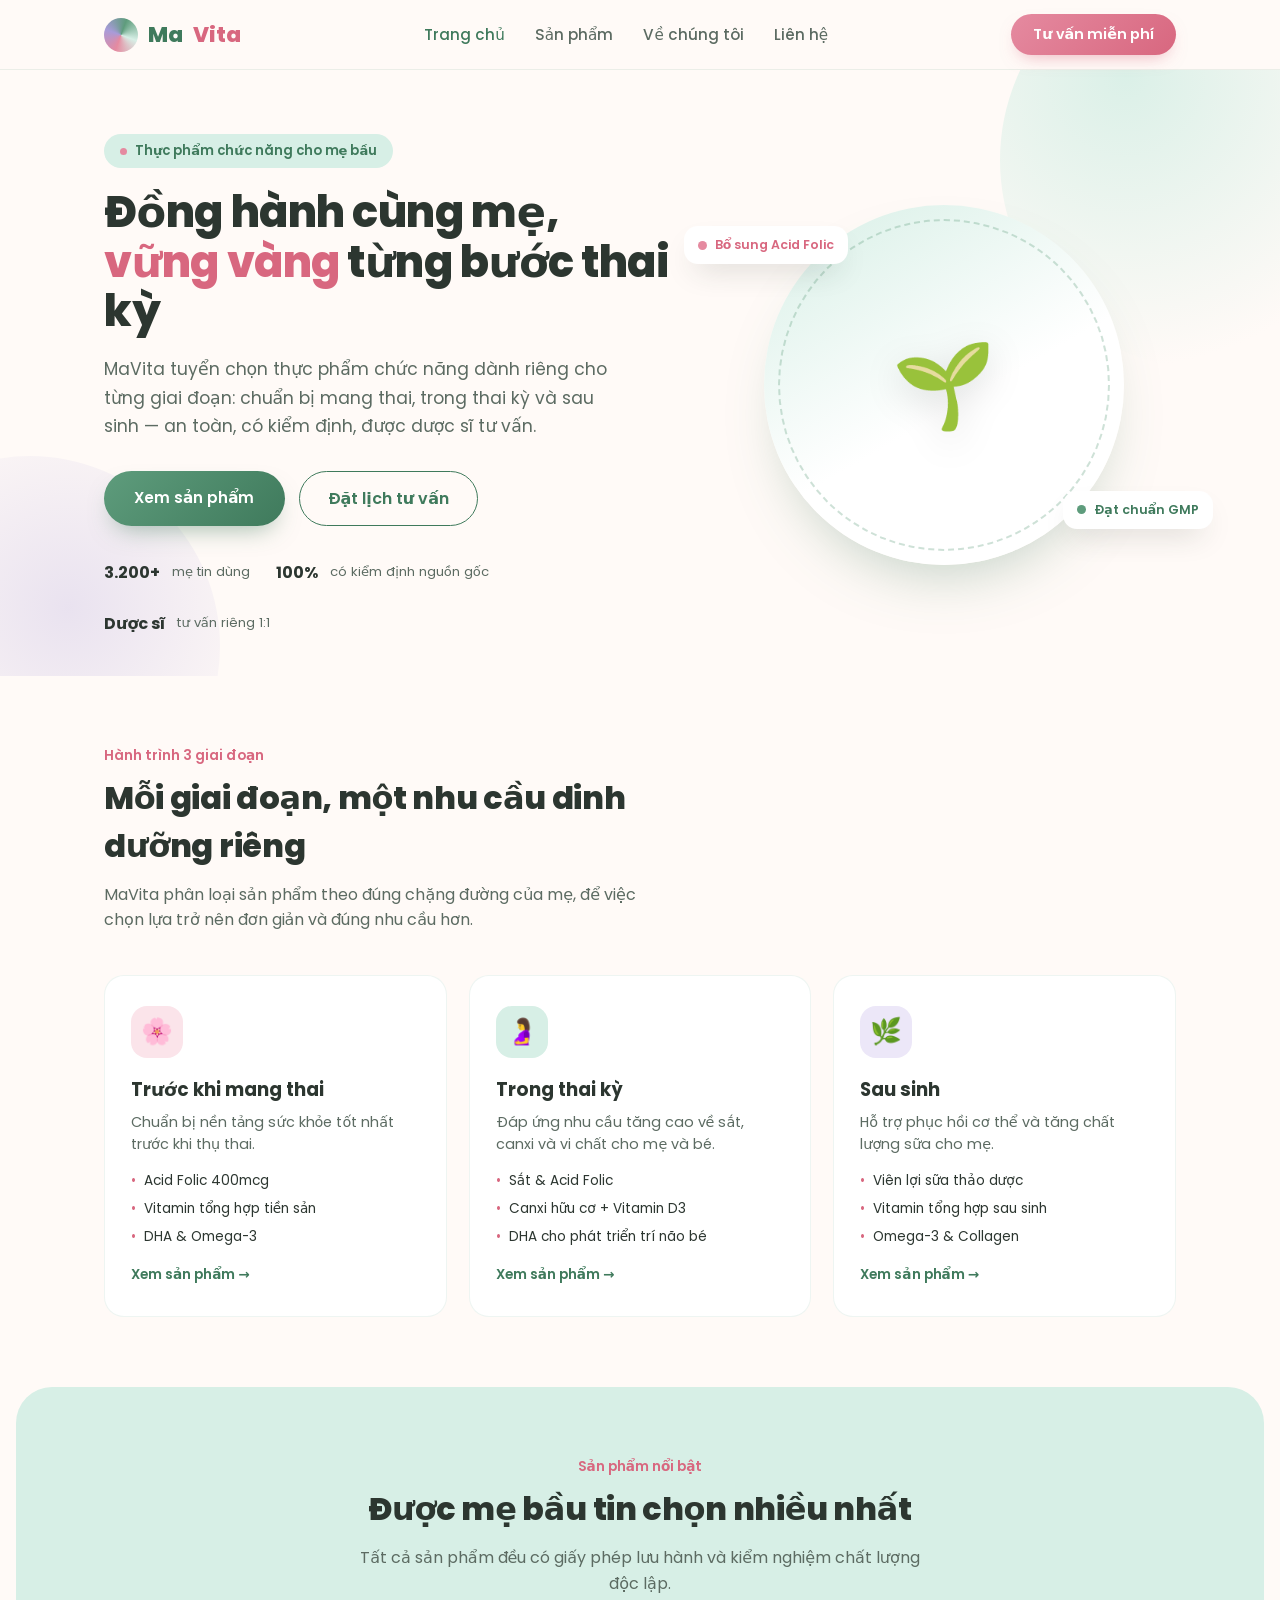
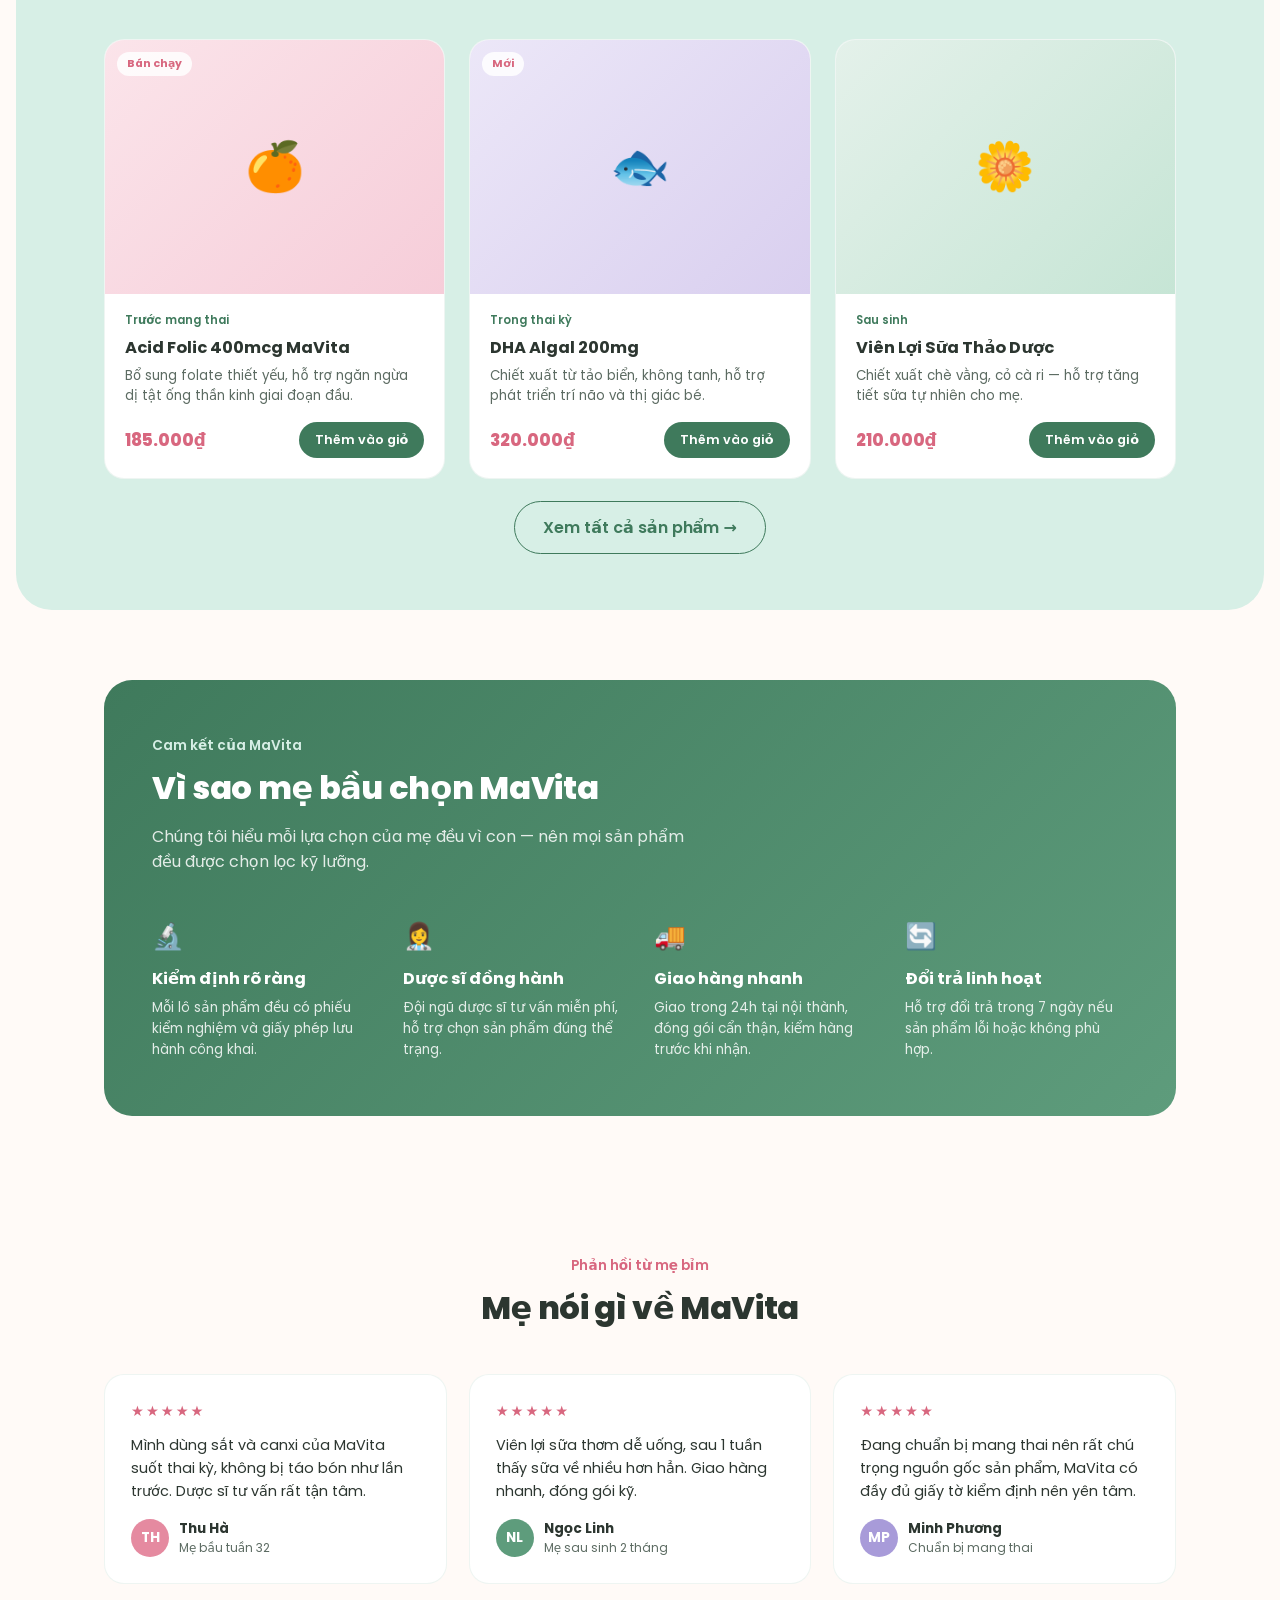
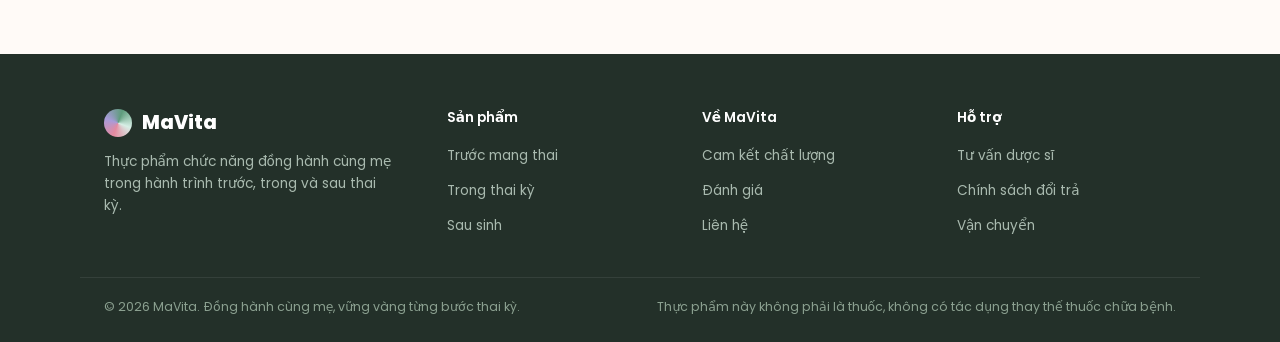
<file: index.html>
<!DOCTYPE html>
<html lang="vi">
<head>
<meta charset="UTF-8">
<meta name="viewport" content="width=device-width, initial-scale=1">
<title>MaVita — Đồng hành cùng mẹ, vững vàng từng bước thai kỳ</title>
<link rel="preconnect" href="https://fonts.googleapis.com">
<link href="https://fonts.googleapis.com/css2?family=Poppins:wght@400;500;600;700;800&display=swap" rel="stylesheet">
<link rel="stylesheet" href="style.css">
<link rel="icon" href="data:image/svg+xml,<svg xmlns=%22http://www.w3.org/2000/svg%22 viewBox=%220 0 100 100%22><text y=%22.9em%22 font-size=%2290%22>🌱</text></svg>">
</head>
<body>

<header>
  <div class="nav">
    <div class="brand"><span class="logo-dot"></span><span class="m">Ma</span><span class="v">Vita</span></div>
    <nav class="links">
      <a href="index.html" class="active">Trang chủ</a>
      <a href="products.html">Sản phẩm</a>
      <a href="about.html">Về chúng tôi</a>
      <a href="contact.html">Liên hệ</a>
    </nav>
    <a class="cta-btn" href="contact.html">Tư vấn miễn phí</a>
    <button class="burger" aria-label="Menu">☰</button>
  </div>
  <div class="mobile-menu">
    <a href="index.html" class="active">Trang chủ</a>
    <a href="products.html">Sản phẩm</a>
    <a href="about.html">Về chúng tôi</a>
    <a href="contact.html">Liên hệ</a>
  </div>
</header>

<section class="hero">
  <div class="wrap hero-inner">
    <div>
      <span class="eyebrow-pill"><span class="dot"></span>Thực phẩm chức năng cho mẹ bầu</span>
      <h1>Đồng hành cùng mẹ,<br><span class="accent">vững vàng</span> từng bước thai kỳ</h1>
      <p class="lead">MaVita tuyển chọn thực phẩm chức năng dành riêng cho từng giai đoạn: chuẩn bị mang thai, trong thai kỳ và sau sinh — an toàn, có kiểm định, được dược sĩ tư vấn.</p>
      <div class="hero-ctas">
        <a class="btn-primary" href="products.html">Xem sản phẩm</a>
        <a class="btn-outline" href="contact.html">Đặt lịch tư vấn</a>
      </div>
      <div class="hero-trust">
        <div class="item"><b>3.200+</b>&nbsp;mẹ tin dùng</div>
        <div class="item"><b>100%</b>&nbsp;có kiểm định nguồn gốc</div>
        <div class="item"><b>Dược sĩ</b>&nbsp;tư vấn riêng 1:1</div>
      </div>
    </div>
    <div class="hero-art">
      <div class="art-circle"><span class="art-emoji">🌱</span></div>
      <div class="float-card f1"><span class="sw" style="background:var(--pink)"></span>Bổ sung Acid Folic</div>
      <div class="float-card f2"><span class="sw" style="background:var(--green)"></span>Đạt chuẩn GMP</div>
    </div>
  </div>
</section>

<section id="stages">
  <div class="wrap">
    <div class="sec-head">
      <span class="kicker">Hành trình 3 giai đoạn</span>
      <h2>Mỗi giai đoạn, một nhu cầu dinh dưỡng riêng</h2>
      <p>MaVita phân loại sản phẩm theo đúng chặng đường của mẹ, để việc chọn lựa trở nên đơn giản và đúng nhu cầu hơn.</p>
    </div>
    <div class="stages">
      <div class="stage-card s1">
        <div class="stage-icon">🌸</div>
        <h3>Trước khi mang thai</h3>
        <p>Chuẩn bị nền tảng sức khỏe tốt nhất trước khi thụ thai.</p>
        <ul><li>Acid Folic 400mcg</li><li>Vitamin tổng hợp tiền sản</li><li>DHA & Omega-3</li></ul>
        <a class="stage-link" href="products.html">Xem sản phẩm →</a>
      </div>
      <div class="stage-card s2">
        <div class="stage-icon">🤰</div>
        <h3>Trong thai kỳ</h3>
        <p>Đáp ứng nhu cầu tăng cao về sắt, canxi và vi chất cho mẹ và bé.</p>
        <ul><li>Sắt & Acid Folic</li><li>Canxi hữu cơ + Vitamin D3</li><li>DHA cho phát triển trí não bé</li></ul>
        <a class="stage-link" href="products.html">Xem sản phẩm →</a>
      </div>
      <div class="stage-card s3">
        <div class="stage-icon">🌿</div>
        <h3>Sau sinh</h3>
        <p>Hỗ trợ phục hồi cơ thể và tăng chất lượng sữa cho mẹ.</p>
        <ul><li>Viên lợi sữa thảo dược</li><li>Vitamin tổng hợp sau sinh</li><li>Omega-3 & Collagen</li></ul>
        <a class="stage-link" href="products.html">Xem sản phẩm →</a>
      </div>
    </div>
  </div>
</section>

<section style="background:var(--mint);border-radius:36px;margin:0 16px;">
  <div class="wrap">
    <div class="sec-head center">
      <span class="kicker">Sản phẩm nổi bật</span>
      <h2>Được mẹ bầu tin chọn nhiều nhất</h2>
      <p>Tất cả sản phẩm đều có giấy phép lưu hành và kiểm nghiệm chất lượng độc lập.</p>
    </div>
    <div class="products-grid">
      <div class="product-card">
        <div class="product-thumb t1"><span class="tag">Bán chạy</span>🍊</div>
        <div class="product-body">
          <span class="cat">Trước mang thai</span>
          <h4>Acid Folic 400mcg MaVita</h4>
          <p>Bổ sung folate thiết yếu, hỗ trợ ngăn ngừa dị tật ống thần kinh giai đoạn đầu.</p>
          <div class="price-row"><span class="price">185.000₫</span><button class="add-btn">Thêm vào giỏ</button></div>
        </div>
      </div>
      <div class="product-card">
        <div class="product-thumb t3"><span class="tag">Mới</span>🐟</div>
        <div class="product-body">
          <span class="cat">Trong thai kỳ</span>
          <h4>DHA Algal 200mg</h4>
          <p>Chiết xuất từ tảo biển, không tanh, hỗ trợ phát triển trí não và thị giác bé.</p>
          <div class="price-row"><span class="price">320.000₫</span><button class="add-btn">Thêm vào giỏ</button></div>
        </div>
      </div>
      <div class="product-card">
        <div class="product-thumb t5">🌼</div>
        <div class="product-body">
          <span class="cat">Sau sinh</span>
          <h4>Viên Lợi Sữa Thảo Dược</h4>
          <p>Chiết xuất chè vằng, cỏ cà ri — hỗ trợ tăng tiết sữa tự nhiên cho mẹ.</p>
          <div class="price-row"><span class="price">210.000₫</span><button class="add-btn">Thêm vào giỏ</button></div>
        </div>
      </div>
    </div>
    <div style="text-align:center;margin-top:36px;"><a class="btn-outline" href="products.html">Xem tất cả sản phẩm →</a></div>
  </div>
</section>

<section id="why">
  <div class="wrap">
    <div class="why-band">
      <div class="sec-head">
        <span class="kicker" style="color:var(--mint)">Cam kết của MaVita</span>
        <h2>Vì sao mẹ bầu chọn MaVita</h2>
        <p>Chúng tôi hiểu mỗi lựa chọn của mẹ đều vì con — nên mọi sản phẩm đều được chọn lọc kỹ lưỡng.</p>
      </div>
      <div class="why-grid">
        <div class="why-item"><div class="num">🔬</div><h4>Kiểm định rõ ràng</h4><p>Mỗi lô sản phẩm đều có phiếu kiểm nghiệm và giấy phép lưu hành công khai.</p></div>
        <div class="why-item"><div class="num">👩‍⚕️</div><h4>Dược sĩ đồng hành</h4><p>Đội ngũ dược sĩ tư vấn miễn phí, hỗ trợ chọn sản phẩm đúng thể trạng.</p></div>
        <div class="why-item"><div class="num">🚚</div><h4>Giao hàng nhanh</h4><p>Giao trong 24h tại nội thành, đóng gói cẩn thận, kiểm hàng trước khi nhận.</p></div>
        <div class="why-item"><div class="num">🔄</div><h4>Đổi trả linh hoạt</h4><p>Hỗ trợ đổi trả trong 7 ngày nếu sản phẩm lỗi hoặc không phù hợp.</p></div>
      </div>
    </div>
  </div>
</section>

<section id="reviews">
  <div class="wrap">
    <div class="sec-head center">
      <span class="kicker">Phản hồi từ mẹ bỉm</span>
      <h2>Mẹ nói gì về MaVita</h2>
    </div>
    <div class="test-grid">
      <div class="test-card">
        <div class="stars">★★★★★</div>
        <p>Mình dùng sắt và canxi của MaVita suốt thai kỳ, không bị táo bón như lần trước. Dược sĩ tư vấn rất tận tâm.</p>
        <div class="test-who"><div class="avatar" style="background:var(--pink)">TH</div><div><b>Thu Hà</b><span>Mẹ bầu tuần 32</span></div></div>
      </div>
      <div class="test-card">
        <div class="stars">★★★★★</div>
        <p>Viên lợi sữa thơm dễ uống, sau 1 tuần thấy sữa về nhiều hơn hẳn. Giao hàng nhanh, đóng gói kỹ.</p>
        <div class="test-who"><div class="avatar" style="background:var(--green)">NL</div><div><b>Ngọc Linh</b><span>Mẹ sau sinh 2 tháng</span></div></div>
      </div>
      <div class="test-card">
        <div class="stars">★★★★★</div>
        <p>Đang chuẩn bị mang thai nên rất chú trọng nguồn gốc sản phẩm, MaVita có đầy đủ giấy tờ kiểm định nên yên tâm.</p>
        <div class="test-who"><div class="avatar" style="background:var(--lavender)">MP</div><div><b>Minh Phương</b><span>Chuẩn bị mang thai</span></div></div>
      </div>
    </div>
  </div>
</section>

<footer>
  <div class="wrap foot-grid">
    <div>
      <div class="foot-brand"><span class="logo-dot"></span>MaVita</div>
      <p class="desc">Thực phẩm chức năng đồng hành cùng mẹ trong hành trình trước, trong và sau thai kỳ.</p>
    </div>
    <div><h5>Sản phẩm</h5><ul><li><a href="products.html">Trước mang thai</a></li><li><a href="products.html">Trong thai kỳ</a></li><li><a href="products.html">Sau sinh</a></li></ul></div>
    <div><h5>Về MaVita</h5><ul><li><a href="about.html">Cam kết chất lượng</a></li><li><a href="index.html#reviews">Đánh giá</a></li><li><a href="contact.html">Liên hệ</a></li></ul></div>
    <div><h5>Hỗ trợ</h5><ul><li><a href="contact.html">Tư vấn dược sĩ</a></li><li><a href="contact.html">Chính sách đổi trả</a></li><li><a href="contact.html">Vận chuyển</a></li></ul></div>
  </div>
  <div class="wrap foot-bottom">
    <span>© 2026 MaVita. Đồng hành cùng mẹ, vững vàng từng bước thai kỳ.</span>
    <span>Thực phẩm này không phải là thuốc, không có tác dụng thay thế thuốc chữa bệnh.</span>
  </div>
</footer>

<div class="sticky-order"><span>Cần tư vấn ngay?</span><a class="btn-primary" href="contact.html" style="padding:10px 22px;font-size:.85rem;">Liên hệ ngay</a></div>

<script src="script.js"></script>
</body>
</html>
</file>
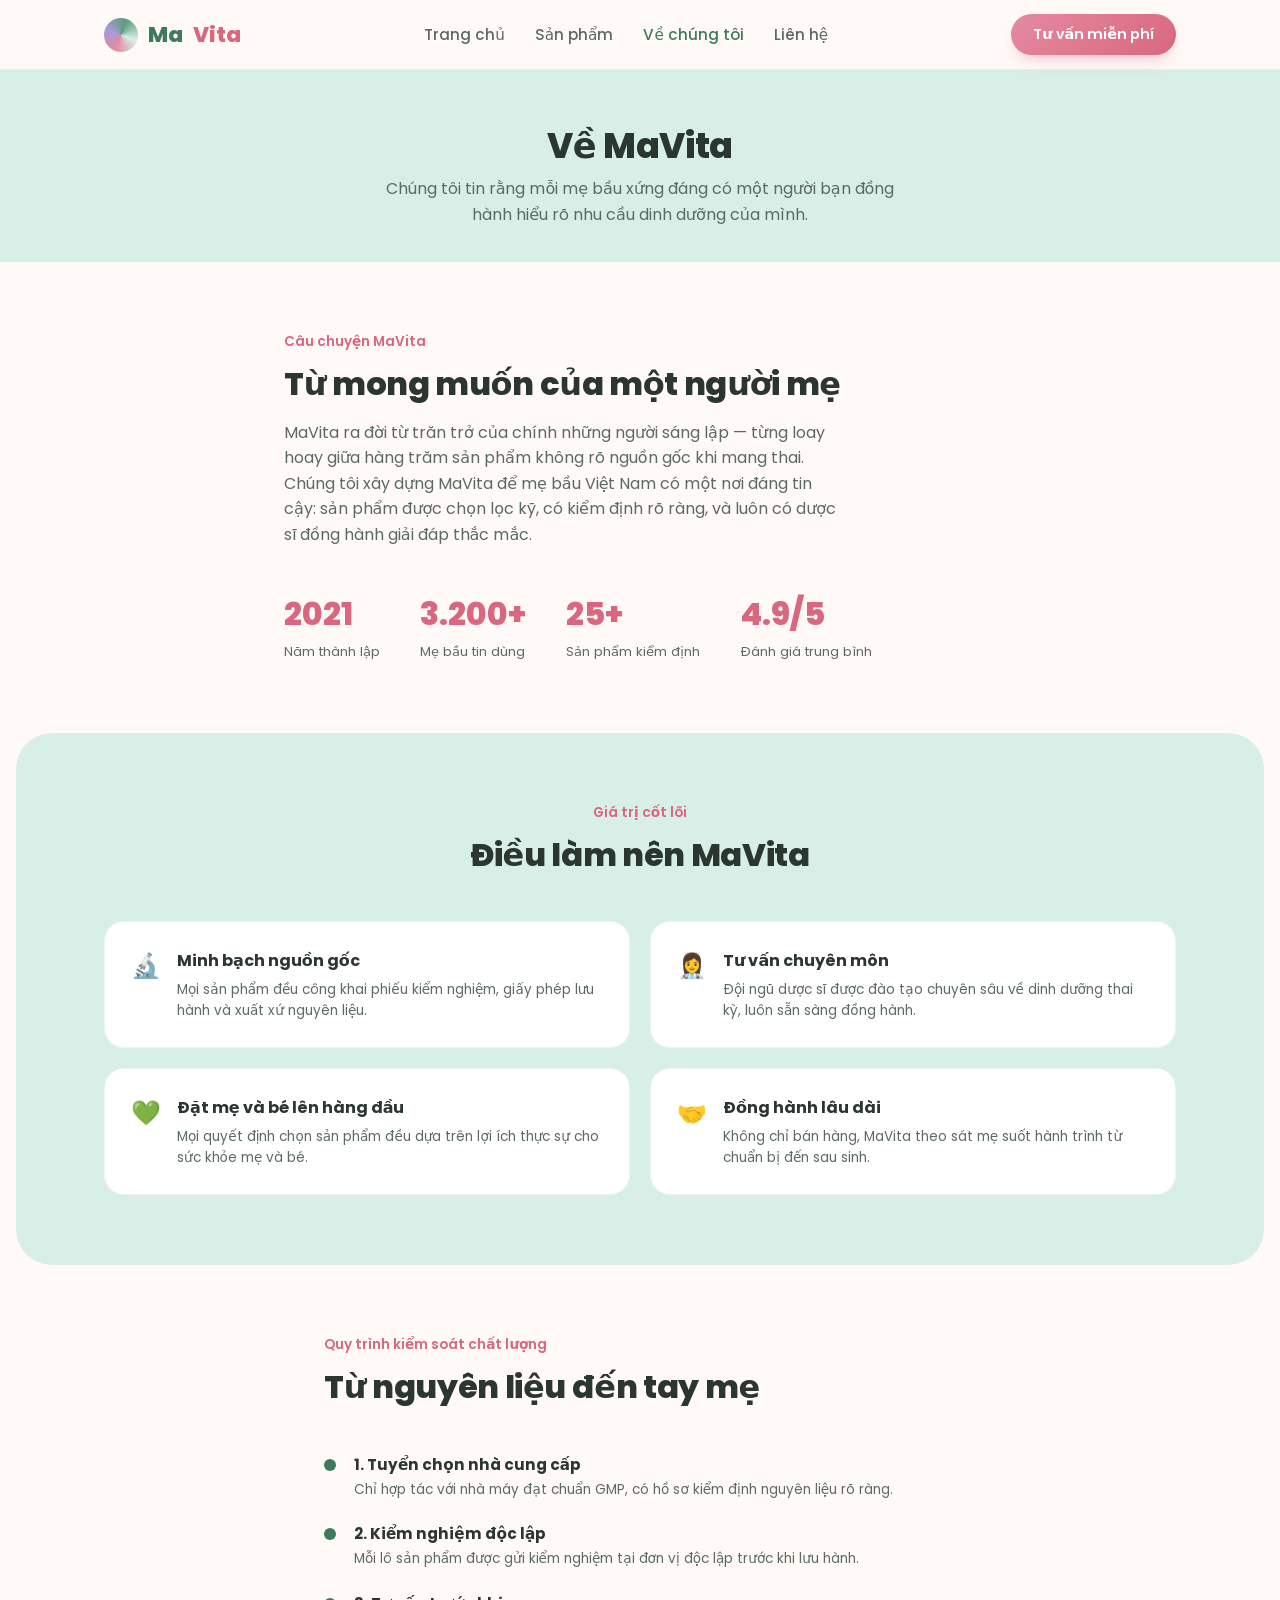
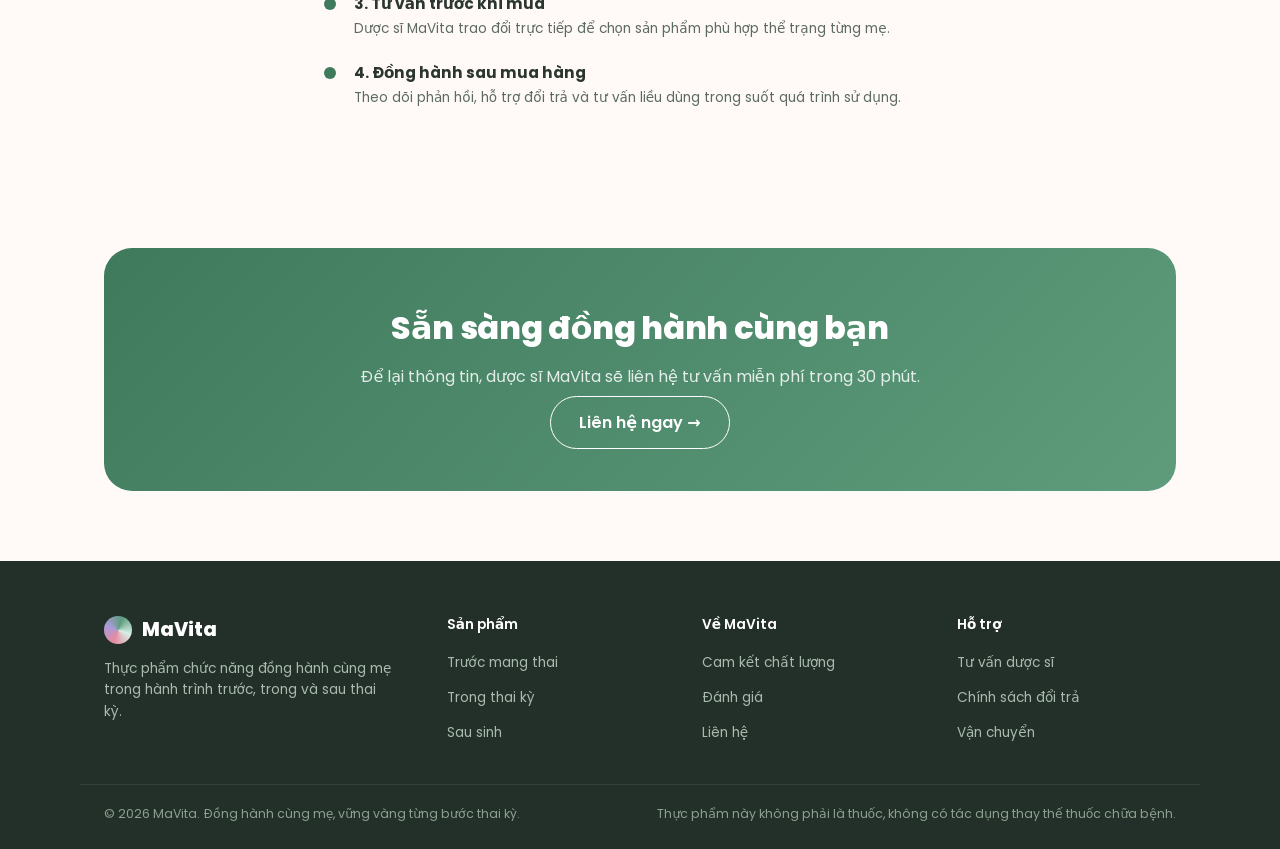
<file: about.html>
<!DOCTYPE html>
<html lang="vi">
<head>
<meta charset="UTF-8">
<meta name="viewport" content="width=device-width, initial-scale=1">
<title>Về chúng tôi — MaVita</title>
<link rel="preconnect" href="https://fonts.googleapis.com">
<link href="https://fonts.googleapis.com/css2?family=Poppins:wght@400;500;600;700;800&display=swap" rel="stylesheet">
<link rel="stylesheet" href="style.css">
</head>
<body>

<header>
  <div class="nav">
    <div class="brand"><span class="logo-dot"></span><span class="m">Ma</span><span class="v">Vita</span></div>
    <nav class="links">
      <a href="index.html">Trang chủ</a>
      <a href="products.html">Sản phẩm</a>
      <a href="about.html" class="active">Về chúng tôi</a>
      <a href="contact.html">Liên hệ</a>
    </nav>
    <a class="cta-btn" href="contact.html">Tư vấn miễn phí</a>
    <button class="burger" aria-label="Menu">☰</button>
  </div>
  <div class="mobile-menu">
    <a href="index.html">Trang chủ</a>
    <a href="products.html">Sản phẩm</a>
    <a href="about.html" class="active">Về chúng tôi</a>
    <a href="contact.html">Liên hệ</a>
  </div>
</header>

<div class="page-hero">
  <div class="wrap">
    <h1>Về MaVita</h1>
    <p>Chúng tôi tin rằng mỗi mẹ bầu xứng đáng có một người bạn đồng hành hiểu rõ nhu cầu dinh dưỡng của mình.</p>
  </div>
</div>

<section>
  <div class="wrap" style="max-width:760px;">
    <div class="sec-head">
      <span class="kicker">Câu chuyện MaVita</span>
      <h2>Từ mong muốn của một người mẹ</h2>
      <p>MaVita ra đời từ trăn trở của chính những người sáng lập — từng loay hoay giữa hàng trăm sản phẩm không rõ nguồn gốc khi mang thai. Chúng tôi xây dựng MaVita để mẹ bầu Việt Nam có một nơi đáng tin cậy: sản phẩm được chọn lọc kỹ, có kiểm định rõ ràng, và luôn có dược sĩ đồng hành giải đáp thắc mắc.</p>
    </div>
    <div class="stat-row">
      <div class="stat"><b>2021</b><span>Năm thành lập</span></div>
      <div class="stat"><b>3.200+</b><span>Mẹ bầu tin dùng</span></div>
      <div class="stat"><b>25+</b><span>Sản phẩm kiểm định</span></div>
      <div class="stat"><b>4.9/5</b><span>Đánh giá trung bình</span></div>
    </div>
  </div>
</section>

<section style="background:var(--mint);border-radius:36px;margin:0 16px;">
  <div class="wrap">
    <div class="sec-head center">
      <span class="kicker">Giá trị cốt lõi</span>
      <h2>Điều làm nên MaVita</h2>
    </div>
    <div class="values-grid">
      <div class="value-card"><span class="ic">🔬</span><div><h4>Minh bạch nguồn gốc</h4><p>Mọi sản phẩm đều công khai phiếu kiểm nghiệm, giấy phép lưu hành và xuất xứ nguyên liệu.</p></div></div>
      <div class="value-card"><span class="ic">👩‍⚕️</span><div><h4>Tư vấn chuyên môn</h4><p>Đội ngũ dược sĩ được đào tạo chuyên sâu về dinh dưỡng thai kỳ, luôn sẵn sàng đồng hành.</p></div></div>
      <div class="value-card"><span class="ic">💚</span><div><h4>Đặt mẹ và bé lên hàng đầu</h4><p>Mọi quyết định chọn sản phẩm đều dựa trên lợi ích thực sự cho sức khỏe mẹ và bé.</p></div></div>
      <div class="value-card"><span class="ic">🤝</span><div><h4>Đồng hành lâu dài</h4><p>Không chỉ bán hàng, MaVita theo sát mẹ suốt hành trình từ chuẩn bị đến sau sinh.</p></div></div>
    </div>
  </div>
</section>

<section>
  <div class="wrap" style="max-width:680px;">
    <div class="sec-head">
      <span class="kicker">Quy trình kiểm soát chất lượng</span>
      <h2>Từ nguyên liệu đến tay mẹ</h2>
    </div>
    <div class="timeline">
      <div class="tl-item"><div class="tl-dot"></div><div><h4>1. Tuyển chọn nhà cung cấp</h4><p>Chỉ hợp tác với nhà máy đạt chuẩn GMP, có hồ sơ kiểm định nguyên liệu rõ ràng.</p></div></div>
      <div class="tl-item"><div class="tl-dot"></div><div><h4>2. Kiểm nghiệm độc lập</h4><p>Mỗi lô sản phẩm được gửi kiểm nghiệm tại đơn vị độc lập trước khi lưu hành.</p></div></div>
      <div class="tl-item"><div class="tl-dot"></div><div><h4>3. Tư vấn trước khi mua</h4><p>Dược sĩ MaVita trao đổi trực tiếp để chọn sản phẩm phù hợp thể trạng từng mẹ.</p></div></div>
      <div class="tl-item"><div class="tl-dot"></div><div><h4>4. Đồng hành sau mua hàng</h4><p>Theo dõi phản hồi, hỗ trợ đổi trả và tư vấn liều dùng trong suốt quá trình sử dụng.</p></div></div>
    </div>
  </div>
</section>

<section>
  <div class="wrap">
    <div class="why-band">
      <div class="sec-head center" style="margin:0 auto;">
        <h2>Sẵn sàng đồng hành cùng bạn</h2>
        <p>Để lại thông tin, dược sĩ MaVita sẽ liên hệ tư vấn miễn phí trong 30 phút.</p>
      </div>
      <div style="text-align:center;margin-top:20px;"><a class="btn-outline" style="border-color:#fff;color:#fff;" href="contact.html">Liên hệ ngay →</a></div>
    </div>
  </div>
</section>

<footer>
  <div class="wrap foot-grid">
    <div>
      <div class="foot-brand"><span class="logo-dot"></span>MaVita</div>
      <p class="desc">Thực phẩm chức năng đồng hành cùng mẹ trong hành trình trước, trong và sau thai kỳ.</p>
    </div>
    <div><h5>Sản phẩm</h5><ul><li><a href="products.html">Trước mang thai</a></li><li><a href="products.html">Trong thai kỳ</a></li><li><a href="products.html">Sau sinh</a></li></ul></div>
    <div><h5>Về MaVita</h5><ul><li><a href="about.html">Cam kết chất lượng</a></li><li><a href="index.html#reviews">Đánh giá</a></li><li><a href="contact.html">Liên hệ</a></li></ul></div>
    <div><h5>Hỗ trợ</h5><ul><li><a href="contact.html">Tư vấn dược sĩ</a></li><li><a href="contact.html">Chính sách đổi trả</a></li><li><a href="contact.html">Vận chuyển</a></li></ul></div>
  </div>
  <div class="wrap foot-bottom">
    <span>© 2026 MaVita. Đồng hành cùng mẹ, vững vàng từng bước thai kỳ.</span>
    <span>Thực phẩm này không phải là thuốc, không có tác dụng thay thế thuốc chữa bệnh.</span>
  </div>
</footer>

<div class="sticky-order"><span>Cần tư vấn ngay?</span><a class="btn-primary" href="contact.html" style="padding:10px 22px;font-size:.85rem;">Liên hệ ngay</a></div>

<script src="script.js"></script>
</body>
</html>
</file>
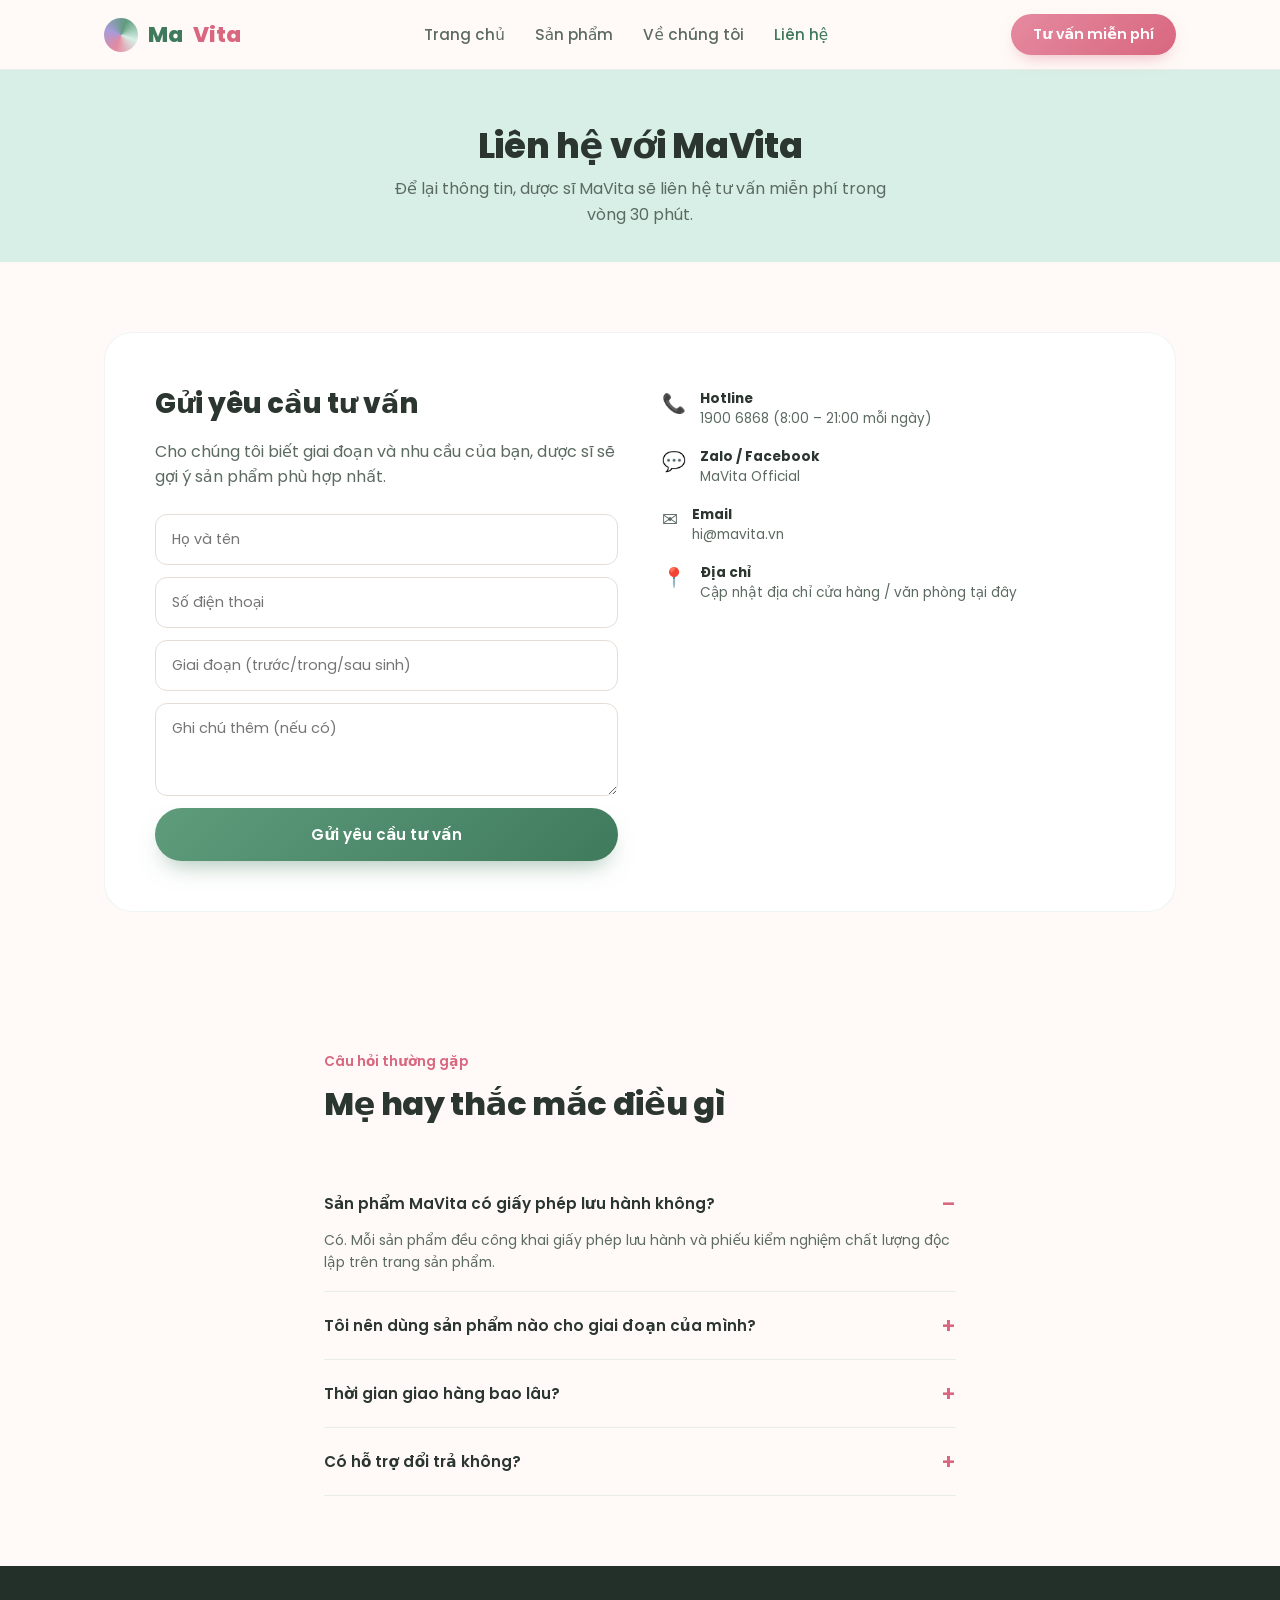
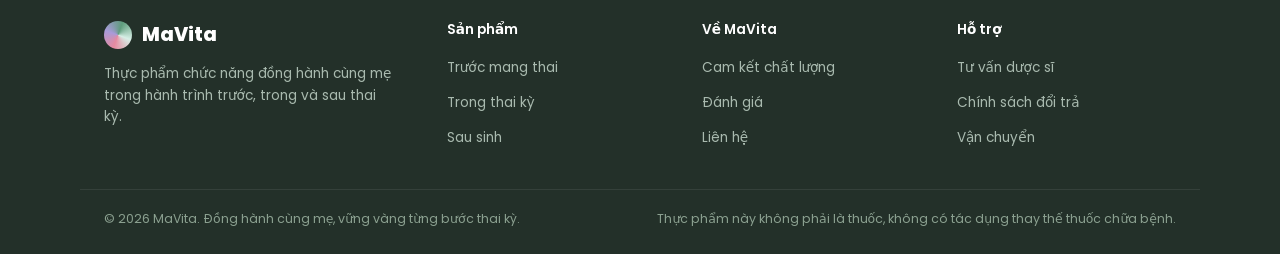
<file: contact.html>
<!DOCTYPE html>
<html lang="vi">
<head>
<meta charset="UTF-8">
<meta name="viewport" content="width=device-width, initial-scale=1">
<title>Liên hệ — MaVita</title>
<link rel="preconnect" href="https://fonts.googleapis.com">
<link href="https://fonts.googleapis.com/css2?family=Poppins:wght@400;500;600;700;800&display=swap" rel="stylesheet">
<link rel="stylesheet" href="style.css">
</head>
<body>

<header>
  <div class="nav">
    <div class="brand"><span class="logo-dot"></span><span class="m">Ma</span><span class="v">Vita</span></div>
    <nav class="links">
      <a href="index.html">Trang chủ</a>
      <a href="products.html">Sản phẩm</a>
      <a href="about.html">Về chúng tôi</a>
      <a href="contact.html" class="active">Liên hệ</a>
    </nav>
    <a class="cta-btn" href="contact.html">Tư vấn miễn phí</a>
    <button class="burger" aria-label="Menu">☰</button>
  </div>
  <div class="mobile-menu">
    <a href="index.html">Trang chủ</a>
    <a href="products.html">Sản phẩm</a>
    <a href="about.html">Về chúng tôi</a>
    <a href="contact.html" class="active">Liên hệ</a>
  </div>
</header>

<div class="page-hero">
  <div class="wrap">
    <h1>Liên hệ với MaVita</h1>
    <p>Để lại thông tin, dược sĩ MaVita sẽ liên hệ tư vấn miễn phí trong vòng 30 phút.</p>
  </div>
</div>

<section>
  <div class="wrap">
    <div class="consult">
      <div>
        <h2>Gửi yêu cầu tư vấn</h2>
        <p>Cho chúng tôi biết giai đoạn và nhu cầu của bạn, dược sĩ sẽ gợi ý sản phẩm phù hợp nhất.</p>
        <form class="consult-form">
          <input type="text" placeholder="Họ và tên" required>
          <input type="tel" placeholder="Số điện thoại" required>
          <input type="text" placeholder="Giai đoạn (trước/trong/sau sinh)">
          <textarea rows="3" placeholder="Ghi chú thêm (nếu có)"></textarea>
          <button class="btn-primary" type="submit">Gửi yêu cầu tư vấn</button>
        </form>
      </div>
      <div class="consult-note">
        <div class="row"><span class="ic">📞</span><div><b>Hotline</b><span>1900 6868 (8:00 – 21:00 mỗi ngày)</span></div></div>
        <div class="row"><span class="ic">💬</span><div><b>Zalo / Facebook</b><span>MaVita Official</span></div></div>
        <div class="row"><span class="ic">✉️</span><div><b>Email</b><span>hi@mavita.vn</span></div></div>
        <div class="row"><span class="ic">📍</span><div><b>Địa chỉ</b><span>Cập nhật địa chỉ cửa hàng / văn phòng tại đây</span></div></div>
      </div>
    </div>
  </div>
</section>

<section>
  <div class="wrap" style="max-width:680px;">
    <div class="sec-head">
      <span class="kicker">Câu hỏi thường gặp</span>
      <h2>Mẹ hay thắc mắc điều gì</h2>
    </div>
    <details class="faq-item" open><summary>Sản phẩm MaVita có giấy phép lưu hành không?</summary><p>Có. Mỗi sản phẩm đều công khai giấy phép lưu hành và phiếu kiểm nghiệm chất lượng độc lập trên trang sản phẩm.</p></details>
    <details class="faq-item"><summary>Tôi nên dùng sản phẩm nào cho giai đoạn của mình?</summary><p>Bạn có thể để lại thông tin ở form bên trên, dược sĩ MaVita sẽ tư vấn miễn phí sản phẩm phù hợp với thể trạng và giai đoạn thai kỳ của bạn.</p></details>
    <details class="faq-item"><summary>Thời gian giao hàng bao lâu?</summary><p>Nội thành nhận hàng trong 24h, các tỉnh thành khác từ 2–4 ngày làm việc.</p></details>
    <details class="faq-item"><summary>Có hỗ trợ đổi trả không?</summary><p>MaVita hỗ trợ đổi trả trong 7 ngày nếu sản phẩm lỗi từ nhà sản xuất hoặc không phù hợp, còn nguyên tem niêm phong.</p></details>
  </div>
</section>

<footer>
  <div class="wrap foot-grid">
    <div>
      <div class="foot-brand"><span class="logo-dot"></span>MaVita</div>
      <p class="desc">Thực phẩm chức năng đồng hành cùng mẹ trong hành trình trước, trong và sau thai kỳ.</p>
    </div>
    <div><h5>Sản phẩm</h5><ul><li><a href="products.html">Trước mang thai</a></li><li><a href="products.html">Trong thai kỳ</a></li><li><a href="products.html">Sau sinh</a></li></ul></div>
    <div><h5>Về MaVita</h5><ul><li><a href="about.html">Cam kết chất lượng</a></li><li><a href="index.html#reviews">Đánh giá</a></li><li><a href="contact.html">Liên hệ</a></li></ul></div>
    <div><h5>Hỗ trợ</h5><ul><li><a href="contact.html">Tư vấn dược sĩ</a></li><li><a href="contact.html">Chính sách đổi trả</a></li><li><a href="contact.html">Vận chuyển</a></li></ul></div>
  </div>
  <div class="wrap foot-bottom">
    <span>© 2026 MaVita. Đồng hành cùng mẹ, vững vàng từng bước thai kỳ.</span>
    <span>Thực phẩm này không phải là thuốc, không có tác dụng thay thế thuốc chữa bệnh.</span>
  </div>
</footer>

<script src="script.js"></script>
</body>
</html>
</file>
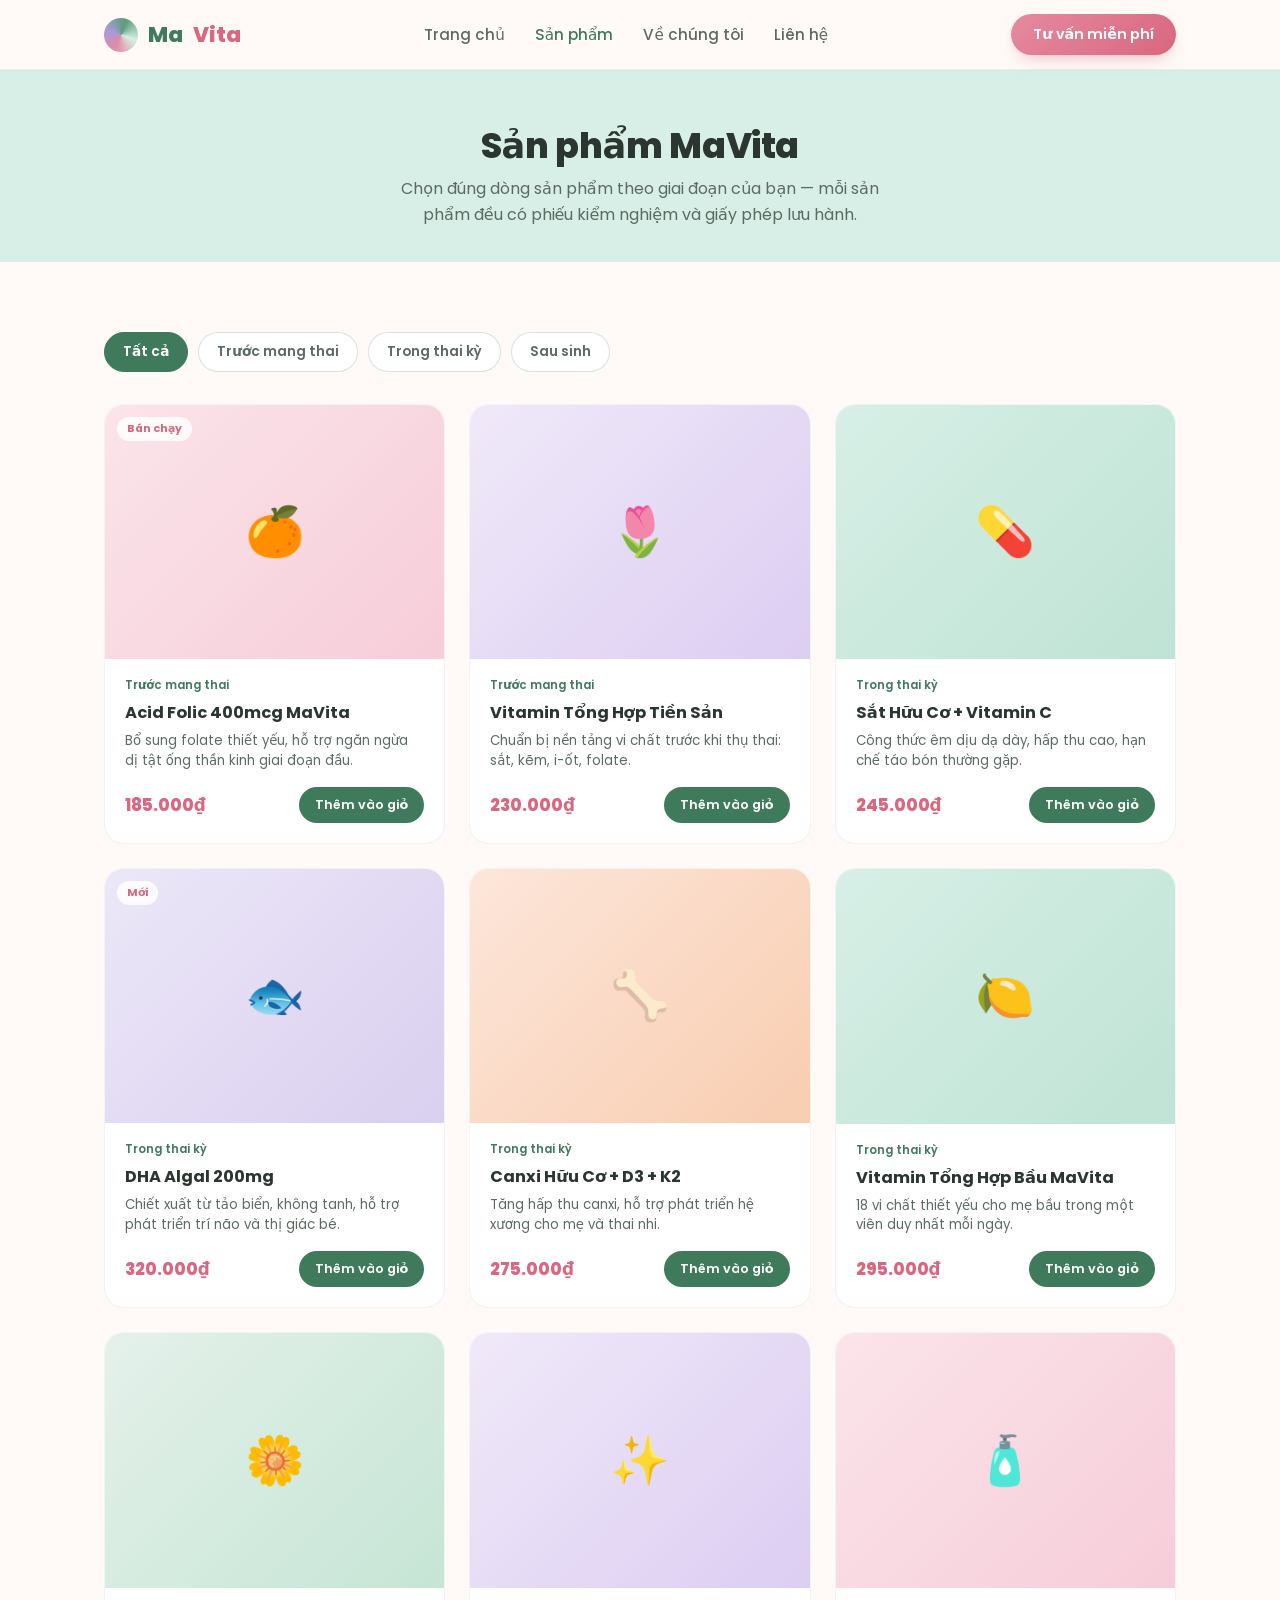
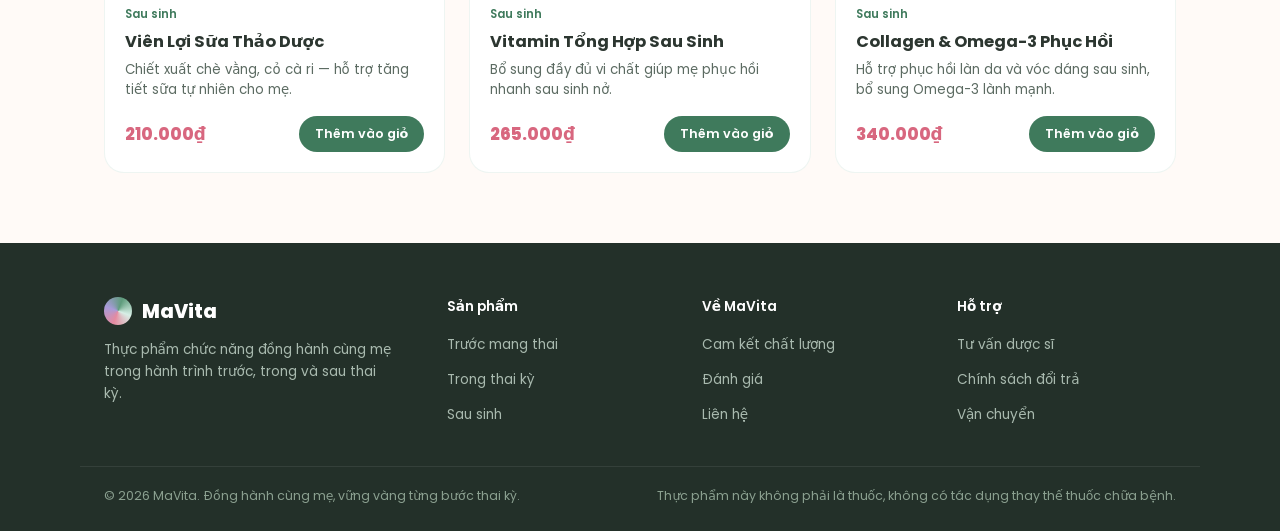
<file: products.html>
<!DOCTYPE html>
<html lang="vi">
<head>
<meta charset="UTF-8">
<meta name="viewport" content="width=device-width, initial-scale=1">
<title>Sản phẩm — MaVita</title>
<link rel="preconnect" href="https://fonts.googleapis.com">
<link href="https://fonts.googleapis.com/css2?family=Poppins:wght@400;500;600;700;800&display=swap" rel="stylesheet">
<link rel="stylesheet" href="style.css">
</head>
<body>

<header>
  <div class="nav">
    <div class="brand"><span class="logo-dot"></span><span class="m">Ma</span><span class="v">Vita</span></div>
    <nav class="links">
      <a href="index.html">Trang chủ</a>
      <a href="products.html" class="active">Sản phẩm</a>
      <a href="about.html">Về chúng tôi</a>
      <a href="contact.html">Liên hệ</a>
    </nav>
    <a class="cta-btn" href="contact.html">Tư vấn miễn phí</a>
    <button class="burger" aria-label="Menu">☰</button>
  </div>
  <div class="mobile-menu">
    <a href="index.html">Trang chủ</a>
    <a href="products.html" class="active">Sản phẩm</a>
    <a href="about.html">Về chúng tôi</a>
    <a href="contact.html">Liên hệ</a>
  </div>
</header>

<div class="page-hero">
  <div class="wrap">
    <h1>Sản phẩm MaVita</h1>
    <p>Chọn đúng dòng sản phẩm theo giai đoạn của bạn — mỗi sản phẩm đều có phiếu kiểm nghiệm và giấy phép lưu hành.</p>
  </div>
</div>

<section>
  <div class="wrap">
    <div class="filter-bar">
      <button class="filter-btn active" data-filter="all">Tất cả</button>
      <button class="filter-btn" data-filter="pre">Trước mang thai</button>
      <button class="filter-btn" data-filter="during">Trong thai kỳ</button>
      <button class="filter-btn" data-filter="post">Sau sinh</button>
    </div>

    <div class="products-grid">
      <div class="product-card" data-cat="pre">
        <div class="product-thumb t1"><span class="tag">Bán chạy</span>🍊</div>
        <div class="product-body">
          <span class="cat">Trước mang thai</span>
          <h4>Acid Folic 400mcg MaVita</h4>
          <p>Bổ sung folate thiết yếu, hỗ trợ ngăn ngừa dị tật ống thần kinh giai đoạn đầu.</p>
          <div class="price-row"><span class="price">185.000₫</span><button class="add-btn">Thêm vào giỏ</button></div>
        </div>
      </div>
      <div class="product-card" data-cat="pre">
        <div class="product-thumb t6">🌷</div>
        <div class="product-body">
          <span class="cat">Trước mang thai</span>
          <h4>Vitamin Tổng Hợp Tiền Sản</h4>
          <p>Chuẩn bị nền tảng vi chất trước khi thụ thai: sắt, kẽm, i-ốt, folate.</p>
          <div class="price-row"><span class="price">230.000₫</span><button class="add-btn">Thêm vào giỏ</button></div>
        </div>
      </div>
      <div class="product-card" data-cat="during">
        <div class="product-thumb t2">💊</div>
        <div class="product-body">
          <span class="cat">Trong thai kỳ</span>
          <h4>Sắt Hữu Cơ + Vitamin C</h4>
          <p>Công thức êm dịu dạ dày, hấp thu cao, hạn chế táo bón thường gặp.</p>
          <div class="price-row"><span class="price">245.000₫</span><button class="add-btn">Thêm vào giỏ</button></div>
        </div>
      </div>
      <div class="product-card" data-cat="during">
        <div class="product-thumb t3"><span class="tag">Mới</span>🐟</div>
        <div class="product-body">
          <span class="cat">Trong thai kỳ</span>
          <h4>DHA Algal 200mg</h4>
          <p>Chiết xuất từ tảo biển, không tanh, hỗ trợ phát triển trí não và thị giác bé.</p>
          <div class="price-row"><span class="price">320.000₫</span><button class="add-btn">Thêm vào giỏ</button></div>
        </div>
      </div>
      <div class="product-card" data-cat="during">
        <div class="product-thumb t4">🦴</div>
        <div class="product-body">
          <span class="cat">Trong thai kỳ</span>
          <h4>Canxi Hữu Cơ + D3 + K2</h4>
          <p>Tăng hấp thu canxi, hỗ trợ phát triển hệ xương cho mẹ và thai nhi.</p>
          <div class="price-row"><span class="price">275.000₫</span><button class="add-btn">Thêm vào giỏ</button></div>
        </div>
      </div>
      <div class="product-card" data-cat="during">
        <div class="product-thumb t2">🍋</div>
        <div class="product-body">
          <span class="cat">Trong thai kỳ</span>
          <h4>Vitamin Tổng Hợp Bầu MaVita</h4>
          <p>18 vi chất thiết yếu cho mẹ bầu trong một viên duy nhất mỗi ngày.</p>
          <div class="price-row"><span class="price">295.000₫</span><button class="add-btn">Thêm vào giỏ</button></div>
        </div>
      </div>
      <div class="product-card" data-cat="post">
        <div class="product-thumb t5">🌼</div>
        <div class="product-body">
          <span class="cat">Sau sinh</span>
          <h4>Viên Lợi Sữa Thảo Dược</h4>
          <p>Chiết xuất chè vằng, cỏ cà ri — hỗ trợ tăng tiết sữa tự nhiên cho mẹ.</p>
          <div class="price-row"><span class="price">210.000₫</span><button class="add-btn">Thêm vào giỏ</button></div>
        </div>
      </div>
      <div class="product-card" data-cat="post">
        <div class="product-thumb t6">✨</div>
        <div class="product-body">
          <span class="cat">Sau sinh</span>
          <h4>Vitamin Tổng Hợp Sau Sinh</h4>
          <p>Bổ sung đầy đủ vi chất giúp mẹ phục hồi nhanh sau sinh nở.</p>
          <div class="price-row"><span class="price">265.000₫</span><button class="add-btn">Thêm vào giỏ</button></div>
        </div>
      </div>
      <div class="product-card" data-cat="post">
        <div class="product-thumb t1">🧴</div>
        <div class="product-body">
          <span class="cat">Sau sinh</span>
          <h4>Collagen & Omega-3 Phục Hồi</h4>
          <p>Hỗ trợ phục hồi làn da và vóc dáng sau sinh, bổ sung Omega-3 lành mạnh.</p>
          <div class="price-row"><span class="price">340.000₫</span><button class="add-btn">Thêm vào giỏ</button></div>
        </div>
      </div>
    </div>
  </div>
</section>

<footer>
  <div class="wrap foot-grid">
    <div>
      <div class="foot-brand"><span class="logo-dot"></span>MaVita</div>
      <p class="desc">Thực phẩm chức năng đồng hành cùng mẹ trong hành trình trước, trong và sau thai kỳ.</p>
    </div>
    <div><h5>Sản phẩm</h5><ul><li><a href="products.html">Trước mang thai</a></li><li><a href="products.html">Trong thai kỳ</a></li><li><a href="products.html">Sau sinh</a></li></ul></div>
    <div><h5>Về MaVita</h5><ul><li><a href="about.html">Cam kết chất lượng</a></li><li><a href="index.html#reviews">Đánh giá</a></li><li><a href="contact.html">Liên hệ</a></li></ul></div>
    <div><h5>Hỗ trợ</h5><ul><li><a href="contact.html">Tư vấn dược sĩ</a></li><li><a href="contact.html">Chính sách đổi trả</a></li><li><a href="contact.html">Vận chuyển</a></li></ul></div>
  </div>
  <div class="wrap foot-bottom">
    <span>© 2026 MaVita. Đồng hành cùng mẹ, vững vàng từng bước thai kỳ.</span>
    <span>Thực phẩm này không phải là thuốc, không có tác dụng thay thế thuốc chữa bệnh.</span>
  </div>
</footer>

<div class="sticky-order"><span>Cần tư vấn ngay?</span><a class="btn-primary" href="contact.html" style="padding:10px 22px;font-size:.85rem;">Liên hệ ngay</a></div>

<script src="script.js"></script>
</body>
</html>
</file>
<file: style.css>
:root{
  --pink:#e58aa0;--pink-deep:#d8677f;--green:#5e9c7c;--green-deep:#3f7a5c;
  --lavender:#a89bd9;--mint:#d7efe6;--cream:#fffaf7;--ink:#2c3630;--ink-soft:#5c6b62;
  --card:#ffffff;--radius:20px;
}
*{box-sizing:border-box;}
html{scroll-behavior:smooth;}
body{margin:0;background:var(--cream);color:var(--ink);font-family:'Poppins',system-ui,-apple-system,sans-serif;-webkit-font-smoothing:antialiased;overflow-x:hidden;}
img{max-width:100%;display:block;}
a{color:inherit;text-decoration:none;}
.wrap{max-width:1120px;margin:0 auto;padding:0 24px;}

/* Header */
header{position:sticky;top:0;z-index:50;background:rgba(255,250,247,.92);backdrop-filter:blur(10px);border-bottom:1px solid rgba(94,156,124,.12);}
.nav{display:flex;align-items:center;justify-content:space-between;padding:14px 24px;max-width:1120px;margin:0 auto;}
.brand{display:flex;align-items:center;gap:10px;font-weight:800;font-size:1.35rem;}
.brand .logo-dot{width:34px;height:34px;border-radius:50%;background:conic-gradient(from 200deg,var(--pink),var(--lavender),var(--green),var(--mint),var(--pink));flex-shrink:0;}
.brand span.m{color:var(--green-deep);}
.brand span.v{color:var(--pink-deep);}
nav.links{display:flex;gap:30px;font-weight:500;font-size:.95rem;color:var(--ink-soft);}
nav.links a.active,nav.links a:hover{color:var(--green-deep);}
.cta-btn{background:linear-gradient(135deg,var(--pink),var(--pink-deep));color:#fff;padding:10px 22px;border-radius:999px;font-weight:600;font-size:.9rem;box-shadow:0 8px 18px -8px rgba(216,103,127,.55);white-space:nowrap;}
.burger{display:none;background:none;border:none;font-size:1.6rem;color:var(--green-deep);cursor:pointer;}
.mobile-menu{display:none;flex-direction:column;gap:2px;background:var(--cream);border-bottom:1px solid rgba(94,156,124,.12);}
.mobile-menu.open{display:flex;}
.mobile-menu a{padding:14px 24px;font-weight:500;color:var(--ink-soft);}
.mobile-menu a.active{color:var(--green-deep);font-weight:600;}

/* Section shell */
section{padding:70px 0;}
.sec-head{max-width:560px;margin:0 0 42px;}
.sec-head .kicker{color:var(--pink-deep);font-weight:600;font-size:.85rem;margin-bottom:8px;display:block;}
.sec-head h2{font-size:2rem;margin:0 0 12px;font-weight:800;letter-spacing:-.01em;}
.sec-head p{color:var(--ink-soft);line-height:1.6;margin:0;}
.sec-head.center{margin-left:auto;margin-right:auto;text-align:center;}

/* Page hero (sub-pages) */
.page-hero{padding:56px 0 34px;text-align:center;background:var(--mint);}
.page-hero h1{font-size:2.2rem;font-weight:800;margin:0 0 10px;}
.page-hero p{color:var(--ink-soft);max-width:52ch;margin:0 auto;line-height:1.6;}

/* Hero (home) */
.hero{position:relative;padding:64px 0 40px;overflow:hidden;}
.hero::before{content:"";position:absolute;top:-120px;right:-140px;width:420px;height:420px;border-radius:50%;background:radial-gradient(circle at 30% 30%,var(--mint),transparent 70%);opacity:.9;z-index:0;}
.hero::after{content:"";position:absolute;bottom:-160px;left:-160px;width:380px;height:380px;border-radius:50%;background:radial-gradient(circle at 60% 40%,var(--lavender),transparent 70%);opacity:.25;z-index:0;}
.hero-inner{position:relative;z-index:1;display:grid;grid-template-columns:1.1fr .9fr;gap:40px;align-items:center;}
.eyebrow-pill{display:inline-flex;align-items:center;gap:8px;background:var(--mint);color:var(--green-deep);padding:7px 16px;border-radius:999px;font-size:.82rem;font-weight:600;margin-bottom:20px;}
.eyebrow-pill .dot{width:7px;height:7px;border-radius:50%;background:var(--pink);}
h1{font-size:2.7rem;line-height:1.15;font-weight:800;margin:0 0 18px;letter-spacing:-.01em;}
h1 .accent{color:var(--pink-deep);}
.hero p.lead{font-size:1.08rem;color:var(--ink-soft);max-width:46ch;margin:0 0 30px;line-height:1.65;}
.hero-ctas{display:flex;gap:14px;flex-wrap:wrap;}
.btn-primary{background:linear-gradient(135deg,var(--green),var(--green-deep));color:#fff;padding:15px 30px;border-radius:999px;font-weight:600;box-shadow:0 12px 24px -10px rgba(63,122,92,.5);border:none;cursor:pointer;font-family:inherit;font-size:.95rem;display:inline-block;}
.btn-outline{border:1.5px solid var(--green-deep);color:var(--green-deep);padding:14px 28px;border-radius:999px;font-weight:600;}
.hero-trust{display:flex;gap:26px;margin-top:34px;flex-wrap:wrap;}
.hero-trust .item{font-size:.82rem;color:var(--ink-soft);display:flex;align-items:center;gap:8px;}
.hero-trust .item b{color:var(--ink);font-size:1rem;}
.hero-art{position:relative;display:flex;align-items:center;justify-content:center;}
.art-circle{width:100%;max-width:360px;aspect-ratio:1;border-radius:50%;background:linear-gradient(150deg,var(--mint) 0%,#fff 55%);display:flex;align-items:center;justify-content:center;box-shadow:0 30px 60px -25px rgba(63,122,92,.35);position:relative;}
.art-circle::before{content:"";position:absolute;inset:14px;border-radius:50%;border:2px dashed rgba(94,156,124,.3);}
.art-emoji{font-size:5.2rem;filter:drop-shadow(0 10px 18px rgba(0,0,0,.12));}
.float-card{position:absolute;background:#fff;border-radius:14px;padding:10px 14px;font-size:.78rem;font-weight:600;box-shadow:0 14px 30px -12px rgba(44,54,48,.25);display:flex;align-items:center;gap:8px;}
.float-card.f1{top:6%;left:-6%;color:var(--pink-deep);}
.float-card.f2{bottom:10%;right:-8%;color:var(--green-deep);}
.float-card .sw{width:9px;height:9px;border-radius:50%;}

/* Stages */
.stages{display:grid;grid-template-columns:repeat(3,1fr);gap:22px;}
.stage-card{background:var(--card);border-radius:var(--radius);padding:30px 26px;border:1px solid rgba(94,156,124,.1);transition:transform .25s ease,box-shadow .25s ease;}
.stage-card:hover{transform:translateY(-6px);box-shadow:0 20px 40px -22px rgba(44,54,48,.3);}
.stage-icon{width:52px;height:52px;border-radius:16px;display:flex;align-items:center;justify-content:center;font-size:1.6rem;margin-bottom:18px;}
.stage-card.s1 .stage-icon{background:#fbe4ea;}
.stage-card.s2 .stage-icon{background:var(--mint);}
.stage-card.s3 .stage-icon{background:#ece7f8;}
.stage-card h3{margin:0 0 8px;font-size:1.15rem;font-weight:700;}
.stage-card p{margin:0 0 16px;color:var(--ink-soft);font-size:.9rem;line-height:1.55;}
.stage-card ul{margin:0;padding:0;list-style:none;display:flex;flex-direction:column;gap:8px;}
.stage-card li{font-size:.85rem;color:var(--ink);display:flex;gap:8px;align-items:baseline;}
.stage-card li::before{content:"•";color:var(--pink-deep);}
.stage-link{display:inline-block;margin-top:18px;font-size:.85rem;font-weight:600;color:var(--green-deep);}

/* Products */
.filter-bar{display:flex;gap:10px;flex-wrap:wrap;margin-bottom:32px;}
.filter-btn{background:#fff;border:1.5px solid rgba(94,156,124,.25);color:var(--ink-soft);padding:9px 18px;border-radius:999px;font-size:.85rem;font-weight:600;cursor:pointer;font-family:inherit;transition:all .2s;}
.filter-btn.active,.filter-btn:hover{background:var(--green-deep);border-color:var(--green-deep);color:#fff;}
.products-grid{display:grid;grid-template-columns:repeat(3,1fr);gap:24px;}
.product-card{background:var(--card);border-radius:var(--radius);overflow:hidden;border:1px solid rgba(94,156,124,.1);display:flex;flex-direction:column;transition:box-shadow .25s ease,transform .25s ease;}
.product-card:hover{transform:translateY(-4px);box-shadow:0 20px 36px -22px rgba(44,54,48,.28);}
.product-thumb{aspect-ratio:4/3;display:flex;align-items:center;justify-content:center;font-size:3rem;position:relative;}
.product-thumb.t1{background:linear-gradient(135deg,#fbe4ea,#f6cdd9);}
.product-thumb.t2{background:linear-gradient(135deg,var(--mint),#bfe3d5);}
.product-thumb.t3{background:linear-gradient(135deg,#ece7f8,#d9cfef);}
.product-thumb.t4{background:linear-gradient(135deg,#fde6da,#f8cdb0);}
.product-thumb.t5{background:linear-gradient(135deg,#e4f1ea,#c6e5d5);}
.product-thumb.t6{background:linear-gradient(135deg,#f0e9f9,#dccdf2);}
.tag{position:absolute;top:12px;left:12px;background:rgba(255,255,255,.85);color:var(--pink-deep);font-size:.68rem;font-weight:700;padding:4px 10px;border-radius:999px;}
.product-body{padding:18px 20px 20px;display:flex;flex-direction:column;gap:6px;flex:1;}
.product-body .cat{font-size:.72rem;color:var(--green-deep);font-weight:600;}
.product-body h4{margin:0;font-size:1.02rem;font-weight:700;}
.product-body p{margin:0;font-size:.83rem;color:var(--ink-soft);line-height:1.5;flex:1;}
.price-row{display:flex;align-items:center;justify-content:space-between;margin-top:10px;}
.price{font-weight:800;color:var(--pink-deep);font-size:1.05rem;}
.add-btn{background:var(--green-deep);color:#fff;border:none;padding:9px 16px;border-radius:999px;font-size:.8rem;font-weight:600;cursor:pointer;transition:background .2s;font-family:inherit;}
.add-btn:hover{background:var(--green);}
.add-btn:focus-visible,.cta-btn:focus-visible,.btn-primary:focus-visible,.btn-outline:focus-visible,.filter-btn:focus-visible{outline:2px solid var(--pink-deep);outline-offset:2px;}

/* Why band */
.why-band{background:linear-gradient(135deg,var(--green-deep),var(--green));border-radius:28px;padding:56px 48px;color:#fff;}
.why-grid{display:grid;grid-template-columns:repeat(4,1fr);gap:28px;margin-top:30px;}
.why-item h4{margin:0 0 6px;font-size:1.02rem;font-weight:700;}
.why-item p{margin:0;font-size:.85rem;opacity:.85;line-height:1.55;}
.why-item .num{font-size:1.6rem;margin-bottom:10px;}
.why-band .sec-head h2,.why-band .sec-head p{color:#fff;}
.why-band .sec-head p{opacity:.85;}

/* Testimonials */
.test-grid{display:grid;grid-template-columns:repeat(3,1fr);gap:22px;}
.test-card{background:var(--card);border-radius:var(--radius);padding:26px;border:1px solid rgba(94,156,124,.1);}
.stars{color:var(--pink-deep);font-size:.9rem;margin-bottom:12px;letter-spacing:2px;}
.test-card p{margin:0 0 16px;font-size:.9rem;color:var(--ink);line-height:1.6;}
.test-who{display:flex;align-items:center;gap:10px;}
.avatar{width:38px;height:38px;border-radius:50%;display:flex;align-items:center;justify-content:center;font-weight:700;color:#fff;font-size:.85rem;}
.test-who b{display:block;font-size:.85rem;}
.test-who span{display:block;font-size:.75rem;color:var(--ink-soft);}

/* Values / about grid */
.values-grid{display:grid;grid-template-columns:repeat(2,1fr);gap:20px;}
.value-card{background:var(--card);border:1px solid rgba(94,156,124,.1);border-radius:var(--radius);padding:26px;display:flex;gap:16px;align-items:flex-start;}
.value-card .ic{font-size:1.5rem;flex-shrink:0;}
.value-card h4{margin:0 0 6px;font-size:1rem;font-weight:700;}
.value-card p{margin:0;font-size:.85rem;color:var(--ink-soft);line-height:1.55;}
.stat-row{display:flex;gap:40px;flex-wrap:wrap;margin-top:36px;}
.stat b{display:block;font-size:2rem;font-weight:800;color:var(--pink-deep);}
.stat span{font-size:.82rem;color:var(--ink-soft);}
.timeline{display:flex;flex-direction:column;gap:22px;}
.tl-item{display:flex;gap:18px;}
.tl-dot{width:12px;height:12px;border-radius:50%;background:var(--green-deep);margin-top:6px;flex-shrink:0;}
.tl-item h4{margin:0 0 4px;font-size:.95rem;font-weight:700;}
.tl-item p{margin:0;font-size:.85rem;color:var(--ink-soft);line-height:1.5;}

/* Contact / consult */
.consult{display:grid;grid-template-columns:1fr 1fr;gap:44px;align-items:start;background:var(--card);border-radius:28px;padding:50px;border:1px solid rgba(94,156,124,.1);}
.consult h2{font-size:1.7rem;margin:0 0 14px;font-weight:800;}
.consult p{color:var(--ink-soft);line-height:1.6;margin:0 0 24px;}
.consult-form{display:flex;flex-direction:column;gap:12px;}
.consult-form input,.consult-form textarea{padding:14px 16px;border-radius:12px;border:1.5px solid #e6ddd6;font-family:inherit;font-size:.9rem;width:100%;}
.consult-form input:focus,.consult-form textarea:focus{outline:2px solid var(--green);border-color:transparent;}
.consult-note{display:flex;flex-direction:column;gap:18px;margin-top:6px;}
.consult-note .row{display:flex;gap:14px;align-items:flex-start;font-size:.85rem;}
.consult-note .row .ic{font-size:1.2rem;}
.consult-note b{display:block;color:var(--ink);}
.consult-note span{color:var(--ink-soft);}
.faq-item{border-bottom:1px solid rgba(94,156,124,.15);padding:18px 0;}
.faq-item summary{cursor:pointer;font-weight:600;font-size:.95rem;list-style:none;display:flex;justify-content:space-between;align-items:center;}
.faq-item summary::-webkit-details-marker{display:none;}
.faq-item summary::after{content:"+";font-size:1.3rem;color:var(--pink-deep);}
.faq-item[open] summary::after{content:"–";}
.faq-item p{margin:10px 0 0;font-size:.87rem;color:var(--ink-soft);line-height:1.6;}

/* Footer */
footer{background:#233029;color:#dce7e0;padding:54px 0 26px;}
.foot-grid{display:grid;grid-template-columns:1.4fr 1fr 1fr 1fr;gap:36px;}
.foot-brand{display:flex;align-items:center;gap:10px;font-weight:800;font-size:1.2rem;color:#fff;margin-bottom:12px;}
.foot-brand .logo-dot{width:28px;height:28px;border-radius:50%;background:conic-gradient(from 200deg,var(--pink),var(--lavender),var(--green),var(--mint),var(--pink));}
footer p.desc{font-size:.85rem;color:#a9baaf;line-height:1.6;max-width:32ch;}
footer h5{color:#fff;font-size:.85rem;margin:0 0 14px;font-weight:600;}
footer ul{list-style:none;padding:0;margin:0;display:flex;flex-direction:column;gap:10px;}
footer ul a{font-size:.85rem;color:#a9baaf;}
footer ul a:hover{color:#fff;}
.foot-bottom{border-top:1px solid rgba(255,255,255,.08);margin-top:40px;padding-top:20px;display:flex;justify-content:space-between;font-size:.78rem;color:#8ba090;flex-wrap:wrap;gap:10px;}

/* Sticky mobile order bar */
.sticky-order{display:none;position:fixed;bottom:0;left:0;right:0;z-index:60;background:#fff;border-top:1px solid rgba(0,0,0,.08);padding:12px 20px;box-shadow:0 -8px 20px rgba(0,0,0,.06);justify-content:space-between;align-items:center;gap:12px;}
.sticky-order span{font-size:.85rem;font-weight:600;color:var(--ink-soft);}

@media (max-width: 920px){
  .hero-inner{grid-template-columns:1fr;}
  .hero-art{order:-1;}
  .stages,.products-grid,.why-grid,.test-grid,.values-grid{grid-template-columns:repeat(2,1fr);}
  .foot-grid{grid-template-columns:1fr 1fr;}
  .consult{grid-template-columns:1fr;padding:36px 26px;}
  nav.links{display:none;}
  .burger{display:block;}
}
@media (max-width: 600px){
  h1{font-size:2.1rem;}
  .stages,.products-grid,.why-grid,.test-grid,.values-grid{grid-template-columns:1fr;}
  .why-band{padding:40px 24px;}
  .cta-btn{display:none;}
  .sticky-order{display:flex;}
  section{padding:52px 0;}
  body{padding-bottom:70px;}
  .stat-row{gap:26px;}
}
</file>
